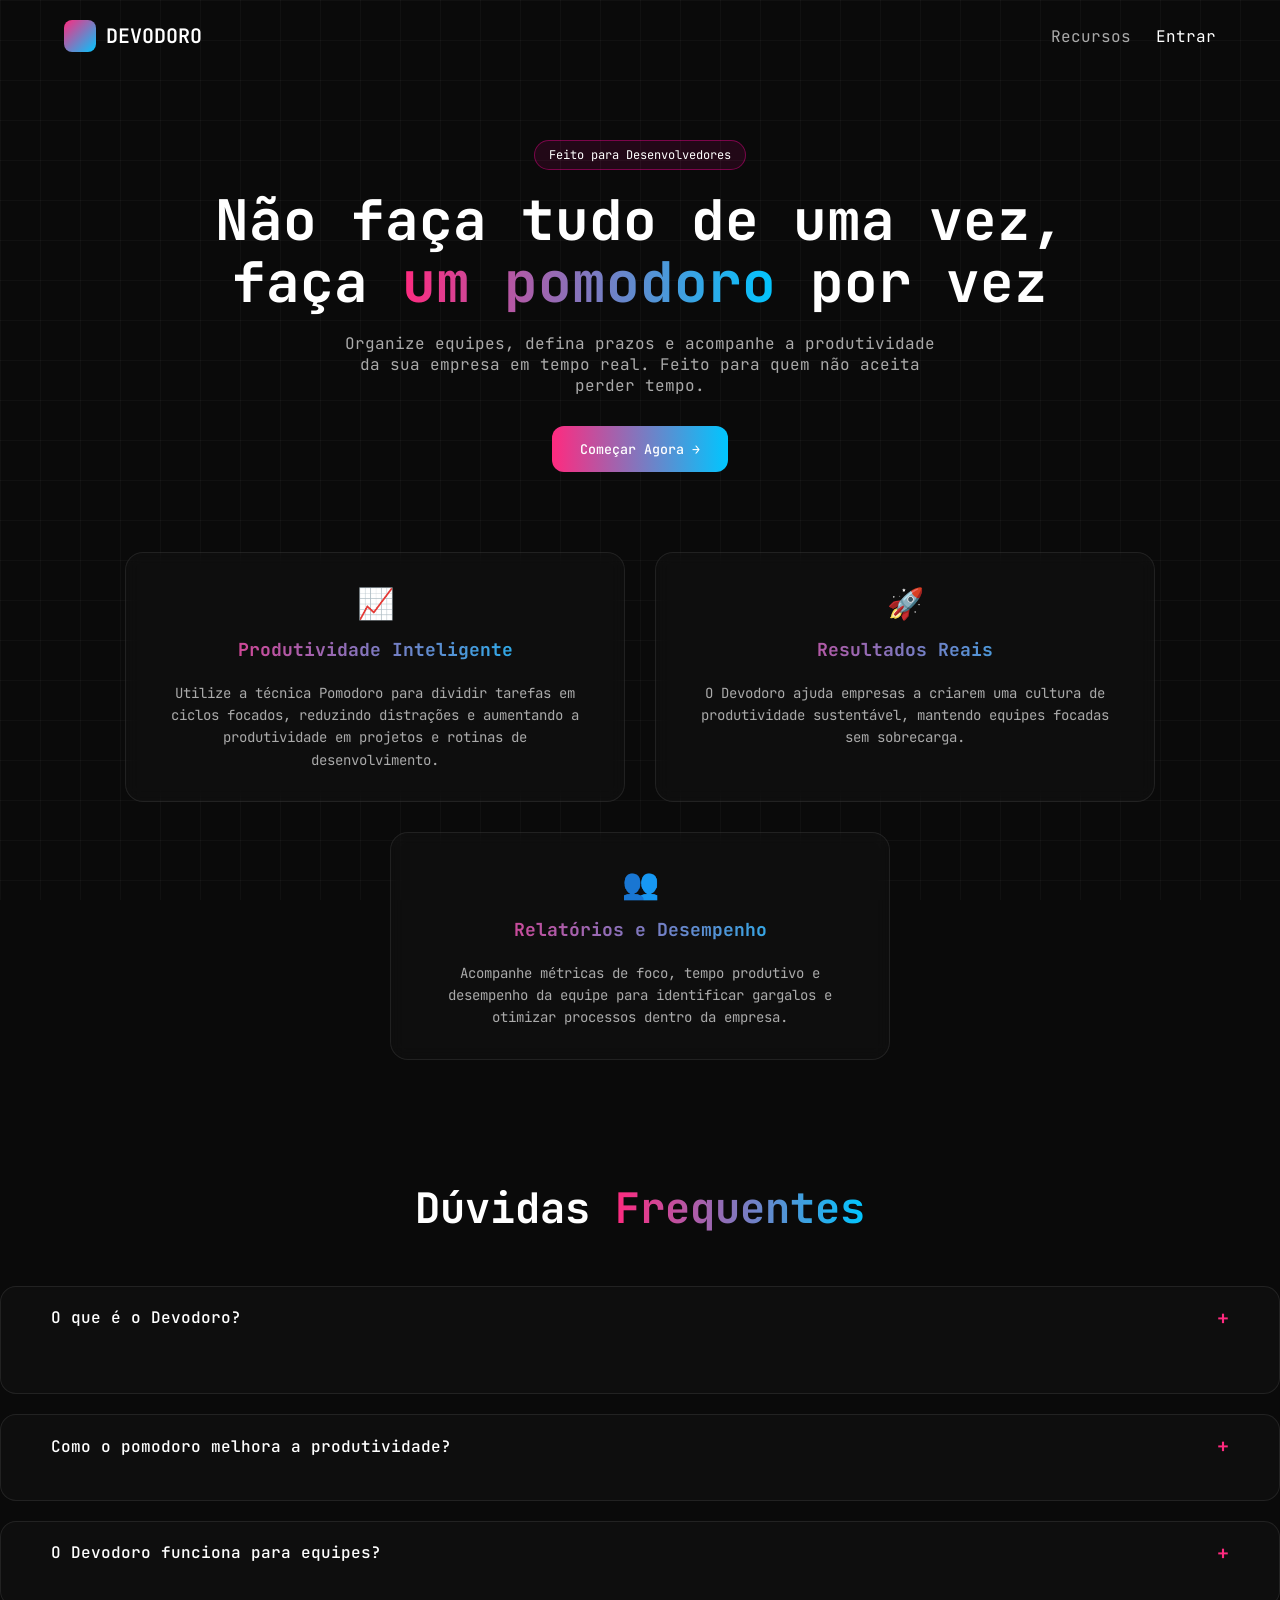
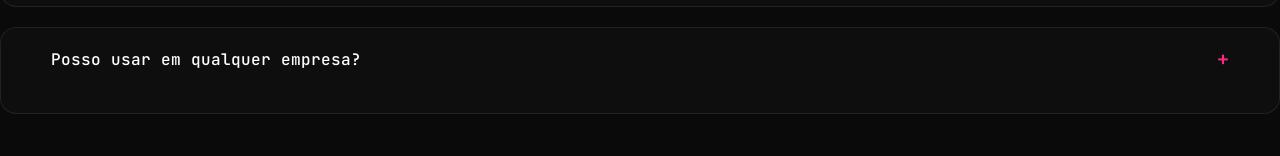
<file: index.html>
<!DOCTYPE html>
<html lang="pt-br">
<head>
    <meta charset="UTF-8">
    <meta name="viewport" content="width=device-width, initial-scale=1.0">
    
<link rel="stylesheet" href="css/index.css">

<title>Devodoro</title>

</head>

<body>

<header>
<div class="logo">
<div class="logo-icon"></div>
DEVODORO
</div>

<nav>
<span>Recursos</span>
<span><a href="html/cadastrologin.html">Entrar</a></span>
</nav>
</header>

<div class="hero">

<div class="badge">Feito para Desenvolvedores</div>

<h1>
Não faça tudo de uma vez, <br>faça
<span class="gradient">um pomodoro</span> por vez
</h1>

<p>
Organize equipes, defina prazos e acompanhe a produtividade da sua empresa em tempo real.
Feito para quem não aceita perder tempo.
</p>

<a href="html/cadastrologin.html"><button class="btn">
Começar Agora →
</button></a>

<div class="info-section">

<div class="info-card">
<div class="icon">📈</div>
<h3>Produtividade Inteligente</h3>
<p>
Utilize a técnica Pomodoro para dividir tarefas em ciclos focados, reduzindo distrações e aumentando a produtividade em projetos e rotinas de desenvolvimento.
</p>
</div>

<div class="info-card">
<div class="icon">🚀</div>
<h3>Resultados Reais</h3>
<p>O Devodoro ajuda empresas a criarem uma cultura de produtividade sustentável, mantendo equipes focadas sem sobrecarga.
</p>
</div>

<div class="info-card">
<div class="icon">👥</div>
<h3>Relatórios e Desempenho</h3>
<p>
Acompanhe métricas de foco, tempo produtivo e desempenho da equipe para identificar gargalos e otimizar processos dentro da empresa.
</p>
</div>

</div>

</div>

<section class="faq">

<h2>Dúvidas <span class="gradient">Frequentes</span></h2>

<div class="faq-container">

<div class="faq-item">
<div class="faq-question">
O que é o Devodoro?
<span>+</span>
</div>
<div class="faq-answer">
O Devodoro é uma plataforma de produtividade baseada na técnica Pomodoro,
criada para ajudar empresas e equipes de tecnologia a organizarem melhor
seu tempo de trabalho.
</div>
</div>

<div class="faq-item">
<div class="faq-question">
Como o pomodoro melhora a produtividade?
<span>+</span>
</div>
<div class="faq-answer">
Dividindo o trabalho em ciclos de foco e pausas curtas. Isso reduz distrações,
melhora a concentração e evita desgaste mental em tarefas longas.
</div>
</div>

<div class="faq-item">
<div class="faq-question">
O Devodoro funciona para equipes?
<span>+</span>
</div>
<div class="faq-answer">
Sim. O sistema permite acompanhar sessões de trabalho da equipe,
organizar tarefas e visualizar o progresso em tempo real.
</div>
</div>

<div class="faq-item">
<div class="faq-question">
Posso usar em qualquer empresa?
<span>+</span>
</div>
<div class="faq-answer">
Sim. O Devodoro foi pensado para empresas de tecnologia,
mas pode ser utilizado por qualquer equipe que queira melhorar produtividade.
</div>
</div>

</div>

</section>

<br><br>
<script src="js/index.js"></script>
</body>
</html>
</file>
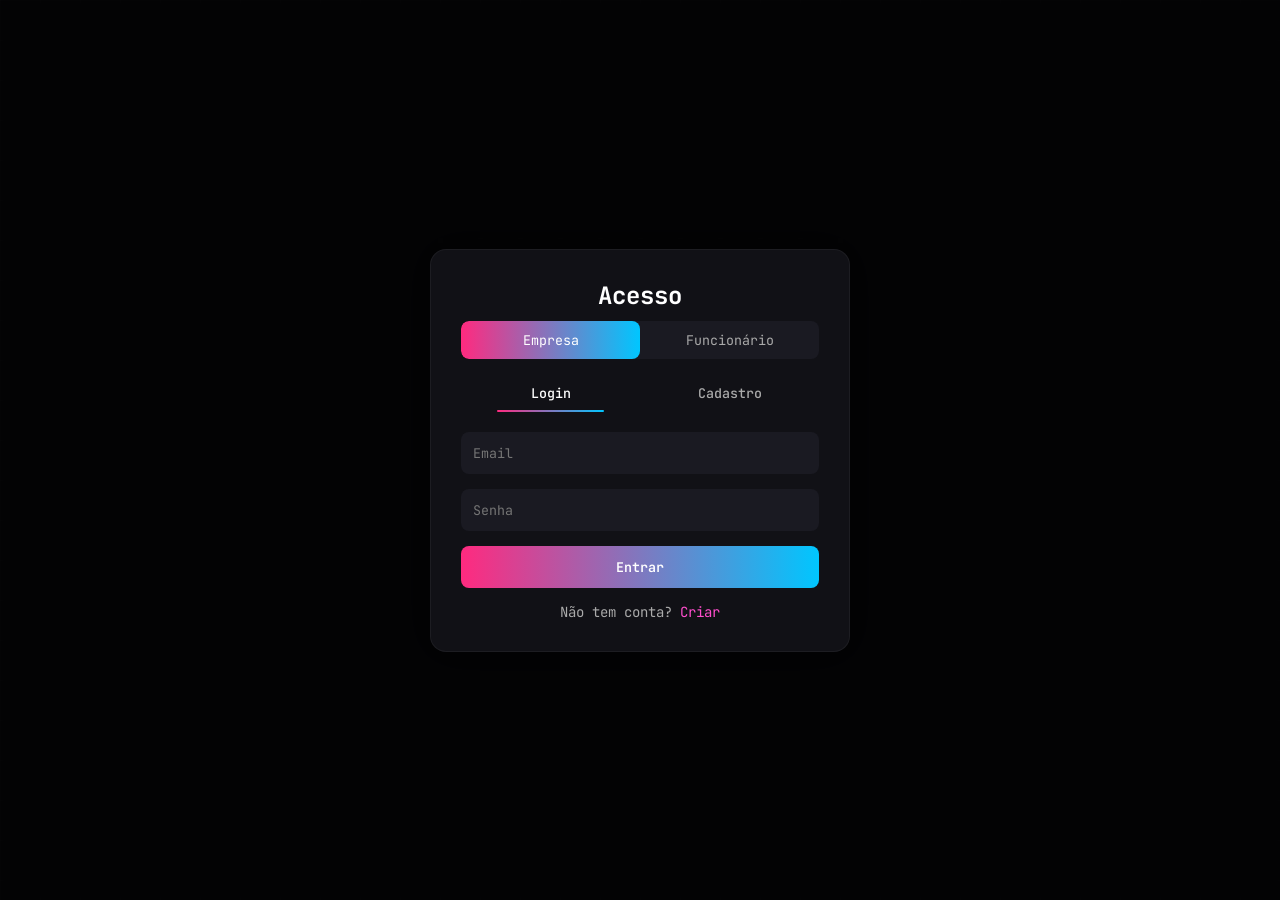
<file: html/cadastrologin.html>
<!DOCTYPE html>
<html lang="pt-br">
<head>
<meta charset="UTF-8">
<meta name="viewport" content="width=device-width, initial-scale=1.0">
<title>Devodoro - Login</title>
<link rel="stylesheet" href="../css/cadlogin.css">

</head>
<body>

<div class="overlay">
  <div class="container">

    <h2>Acesso</h2>

    <!-- ROLE SWITCH -->
    <div class="role-switch" id="roleSwitch">
      <div class="role-indicator"></div>
      <button id="empresaBtn" class="active">Empresa</button>
      <button id="funcionarioBtn">Funcionário</button>
    </div>

    <!-- TABS -->
    <div class="tabs">
      <button id="loginTab" class="active">Login</button>
      <button id="registerTab">Cadastro</button>
    </div>

    <!-- LOGIN -->
<form id="loginForm" method="POST" action="../php/login.php">
  <input type="email" name="email" placeholder="Email" required>
  <input type="password" name="senha" placeholder="Senha" required>
  <input type="hidden" name="tipo" id="loginTipo">

  <button type="submit" class="submit">Entrar</button>
  <div class="switch">Não tem conta? <span id="goRegister">Criar</span></div>
</form>

    <!-- REGISTER -->
    <form id="registerForm" method="POST" action="../php/cadastro.php" class="hidden">
      <input type="text" name="nome" placeholder="Nome" required>
      <input type="email" name="email" placeholder="Email" required>
      <input type="password" name="senha" placeholder="Senha" required>
      <input type="text" name="codigo_empresa" id="codigoEmpresa" placeholder="Código da empresa">

      <input type="hidden" name="tipo" id="registerTipo">

      <button type="submit" class="submit">Cadastrar</button>
      <div class="switch">Já tem conta? <span id="goLogin">Entrar</span></div>
    </form>

  </div>
</div>

<script>
const loginTab = document.getElementById('loginTab');
const registerTab = document.getElementById('registerTab');
const loginForm = document.getElementById('loginForm');
const registerForm = document.getElementById('registerForm');
const codigoInput = document.getElementById("codigoEmpresa");

const empresaBtn = document.getElementById('empresaBtn');
const funcionarioBtn = document.getElementById('funcionarioBtn');
const roleSwitch = document.getElementById('roleSwitch');

let role = "empresa";

loginTab.onclick = () => {
  loginForm.classList.remove('hidden');
  registerForm.classList.add('hidden');
  loginTab.classList.add('active');
  registerTab.classList.remove('active');
}

registerTab.onclick = () => {
  loginForm.classList.add('hidden');
  registerForm.classList.remove('hidden');
  registerTab.classList.add('active');
  loginTab.classList.remove('active');
}

empresaBtn.onclick = () => {
  role = "empresa";
  roleSwitch.classList.remove('funcionario');
  empresaBtn.classList.add('active');
  funcionarioBtn.classList.remove('active');

  codigoInput.style.display = "none";
}


funcionarioBtn.onclick = () => {
  role = "funcionario";
  roleSwitch.classList.add('funcionario');
  funcionarioBtn.classList.add('active');
  empresaBtn.classList.remove('active');

  codigoInput.style.display = "block";
}

document.getElementById('goRegister').onclick = () => registerTab.click();
document.getElementById('goLogin').onclick = () => loginTab.click();

loginForm.onsubmit = ()=>{
  document.getElementById("loginTipo").value = role;
}

registerForm.onsubmit = ()=>{
  document.getElementById("registerTipo").value = role;

  if (role === "funcionario" && !codigoInput.value) {
    alert("Informe o código da empresa");
    return false;
  }
}

</script>

</body>
</html>
</file>
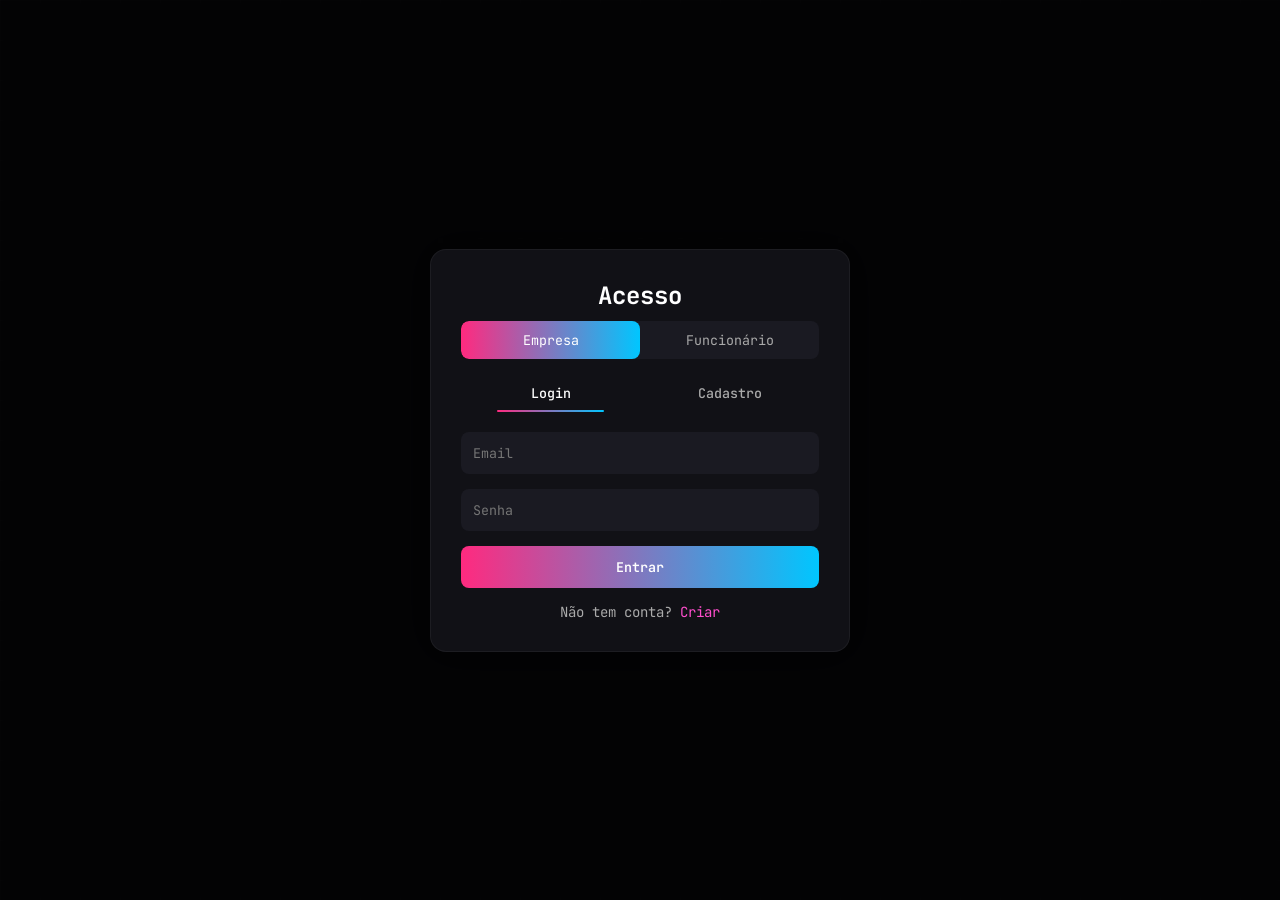
<file: html/dashboard/configuracoes.html>
<!DOCTYPE html>
<html lang="pt-br">
<head>
  <meta charset="UTF-8">
  <meta name="viewport" content="width=device-width, initial-scale=1.0">
  <meta http-equiv="Cache-Control" content="no-store">
  <meta http-equiv="Pragma" content="no-cache">
  <meta http-equiv="Expires" content="0">
  <title>Configuracoes</title>

  <script>
    if (localStorage.getItem("theme") === "dark") {
      document.documentElement.classList.add("dark");
    }
  </script>

  <link rel="stylesheet" href="../../css/dashboard.css">
  <script src="../../js/authGuard.js"></script>

</head>
<body>

  <div class="sidebar">

    <div>
      <div class="logo">DEVODORO</div>

      <div class="nav">
        <a href="dashboard.html">Dashboard</a>
        <a href="tarefas.html">Tarefas</a>
        <a href="equipe.html">Equipe</a>
        <a href="configuracoes.html" class="active">Configuracoes</a>
      </div>
    </div>

    <div class="user">
      <div class="avatar sidebarAvatar"></div>

      <div>
        <strong class="sidebarNome"></strong>
        <p>Empresa</p>
      </div>

      <form class="logout-form" method="POST" action="../../php/logout.php">
        <button class="logout-btn" type="submit">Sair</button>
      </form>
    </div>

  </div>

  <div class="main" id="app">
    <div class="header">
      <div class="title" id="conf">Configuracoes</div>
    </div>

    <!--Alterações de Brendha-->
    <div class="card">

      <h2>Aparência</h2>
      <div class="modoescuro">
        <span>Modo escuro/Claro</span> <br><br>
        <button id="escuro">Alternar</button>
        <br><br>
      </div>
    
      <div class="settings">

        <h2>Conta e Perfil</h2>

        <div class="setting-group">
          
          <div class="avatar-section">

            <img
              id="previewAvatar"
              class="avatar-preview"
              src="../../uploads/perfis/default.png"
              width="100"
              height="100"
              alt="Avatar do perfil"
              title="Avatar do perfil"
            >

            <!-- Botão -->
            <label for="avatarInput" class="upload-btn">
              Upload de imagem
            </label>

            <input 
              type="file" 
              id="avatarInput" 
              accept=".png,.jpg,.jpeg"
              hidden
            >
          
          </div>

          <div class="setting-item">

            <label for="avatarInput">Avatar</label>
            <label for="nameInput">Nome</label>

            <input
              type="text"
              id="nameInput"
              placeholder="Digite seu nome"
              title="Nome do usuário">

          </div>

          <div class="setting-item">

            <label for="emailInput">Email</label>

            <input
              type="email"
              id="emailInput"
              placeholder="Digite seu email"
              title="Endereço de email">

          </div>

        </div>

        <br>

        <button class="btn" id="saveProfile">
          Salvar
        </button>

      </div>

      <div class="card card--spaced" id="empresaCodigoCard">
        <h2>Código da Empresa</h2>

        <p>
          Este código é usado pelos funcionários para se cadastrarem na sua empresa.
        </p>

        <div class="input-row">

          <input 
            type="password"
            id="codigoEmpresa"
            readonly
            class="flex-fill"
            placeholder="Código da empresa"
            title="Código da empresa"
          >

          <button
            class="btn"
            id="mostrarCodigoBtn"
            type="button">
            Mostrar Código
          </button>

          <button
            class="btn"
            id="copiarCodigoBtn"
            type="button">
            Copiar
          </button>

        </div>
      </div>

    </div>

  </div>

  <script src="../../js/apiClient.js"></script>
  <script src="../../js/loadProfile.js"></script>
  <script src="../../js/modoescuro.js"></script>
  <script src="../../js/configuracoes.js"></script>

</body>
</html>
</file>
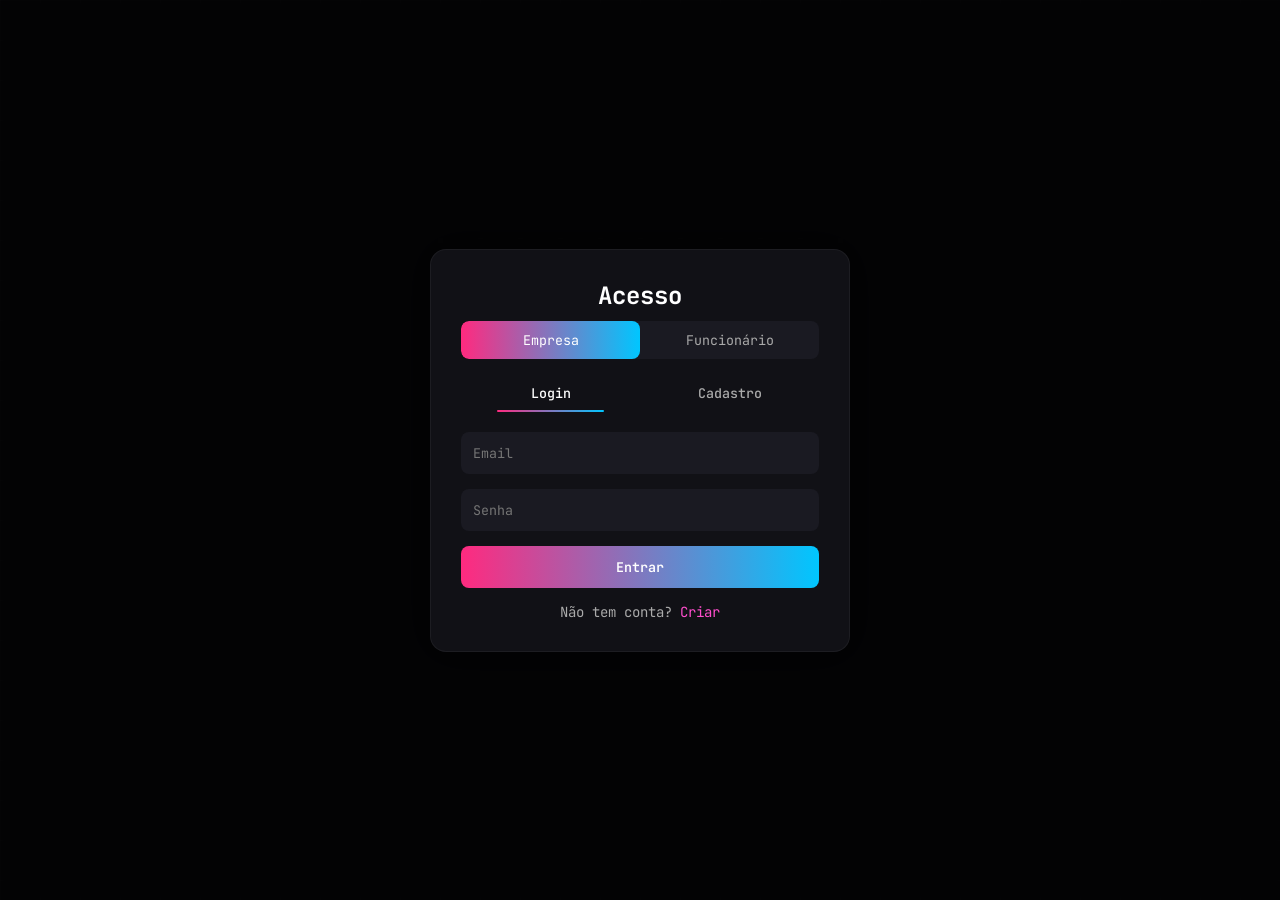
<file: html/dashboard/dashboard.html>
<!DOCTYPE html>
<html lang="pt-br">
<head>
<meta charset="UTF-8">
<meta name="viewport" content="width=device-width, initial-scale=1.0">
<meta http-equiv="Cache-Control" content="no-store">
<meta http-equiv="Pragma" content="no-cache">
<meta http-equiv="Expires" content="0">
<title>Devodoro</title>
<script>
  if (localStorage.getItem("theme") === "dark") {
    document.documentElement.classList.add("dark");
  }
</script>
<link rel="stylesheet" href="../../css/dashboard.css">
<script src="../../js/authGuard.js"></script>
</head>

<body>

<div class="sidebar">
  <div>
    <div class="logo">DEVODORO</div>

    <div class="nav">
      <a href="dashboard.html" class="active">Dashboard</a>
      <a href="tarefas.html">Tarefas</a>
      <a href="equipe.html">Equipe</a>
      <a href="configuracoes.html">Configurações</a>
    </div>
  </div>

  <div class="user">
    <div class="avatar sidebarAvatar"></div>

    <div>
      <strong class="sidebarNome"></strong>
      <p>Empresa</p>
    </div>

    <form class="logout-form" method="POST" action="../../php/logout.php">
      <button class="logout-btn" type="submit">Sair</button>
    </form>
  </div>
</div>

<div class="main" id="app">
  <div class="header">
    <div class="title">Dashboard</div>
  </div>

  <div class="cards">
    <div class="card" id="total"><p>Total</p><h2>0</h2></div>
    <div class="card" id="concluidas"><p>Concluídas</p><h2>0</h2></div>
    <div class="card" id="emprogresso"><p>Em progresso</p><h2>0</h2></div>
    <div class="card" id="atrasados"><p>Atrasadas</p><h2>0</h2></div>

    <div class="pomodoro">
      <h3 id="mode">FOCO</h3>

      <div id="timer">25:00</div>

      <div class="buttons">
        <button onclick="startTimer()">Iniciar</button>
        <button onclick="pauseTimer()">Pausar</button>
        <button onclick="resetTimer()">Resetar</button>
      </div>

      <p>Ciclos: <span id="cycles">0</span></p>
    </div>
  </div>

  <div class="task-list">
    <div class="tf">Tarefas Recentes</div>
    <div id="recentTasks"></div>
  </div>
</div>

<script src="../../js/apiClient.js"></script>
<script src="../../js/loadProfile.js"></script>
<script src="../../js/dashboard.js"></script>
</body>
</html>
</file>
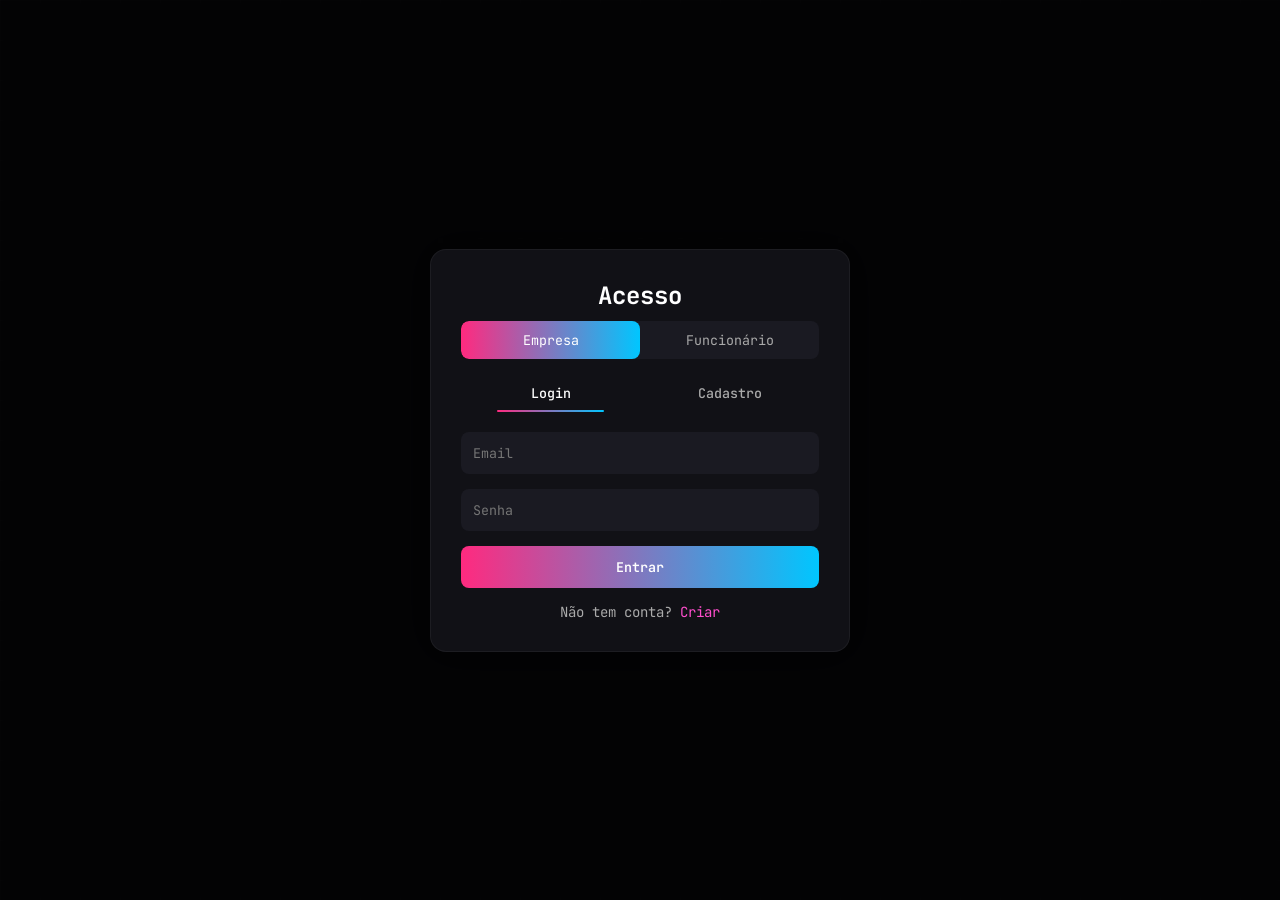
<file: html/dashboard/equipe.html>
<!DOCTYPE html>
<html lang="pt-br">
<head>
  <meta charset="UTF-8">
  <meta name="viewport" content="width=device-width, initial-scale=1.0">
  <meta http-equiv="Cache-Control" content="no-store">
  <meta http-equiv="Pragma" content="no-cache">
  <meta http-equiv="Expires" content="0">
  <title>Equipes</title>
  <script>
    if (localStorage.getItem("theme") === "dark") {
      document.documentElement.classList.add("dark");
    }
  </script>
  <script src="../../js/authGuard.js"></script>
  <link rel="stylesheet" href="../../css/dashboard.css">
</head>
<body>

<div class="sidebar">
  <div>
    <div class="logo">DEVODORO</div>

    <div class="nav">
      <a href="dashboard.html">Dashboard</a>
      <a href="tarefas.html">Tarefas</a>
      <a href="equipe.html" class="active">Equipe</a>
      <a href="configuracoes.html">Configurações</a>
    </div>
  </div>

  <div class="user">
    <div class="avatar sidebarAvatar"></div>

    <div>
      <strong class="sidebarNome"></strong>
      <p>Empresa</p>
    </div>

    <form class="logout-form" method="POST" action="../../php/logout.php">
      <button class="logout-btn" type="submit">Sair</button>
    </form>
  </div>
</div>

<div class="main" id="app">
  <div class="header">
    <div class="actions">
      <div class="title">Equipes</div>
      <button class="btn" id="createTeamButton" type="button">Criar equipe</button>
      <input class="search" placeholder="Buscar membros...">
    </div>
  </div>

  <div id="teamList"></div>
  <hr>

  <div id="teamDetails">
    <h3>Equipe selecionada</h3>
    <div id="members"></div>

    <h4>Adicionar funcionário</h4>
    <div id="availableEmployees"></div>
  </div>
</div>

<script src="../../js/apiClient.js"></script>
<script src="../../js/loadProfile.js"></script>
<script src="../../js/equipe.js"></script>
</body>
</html>
</file>
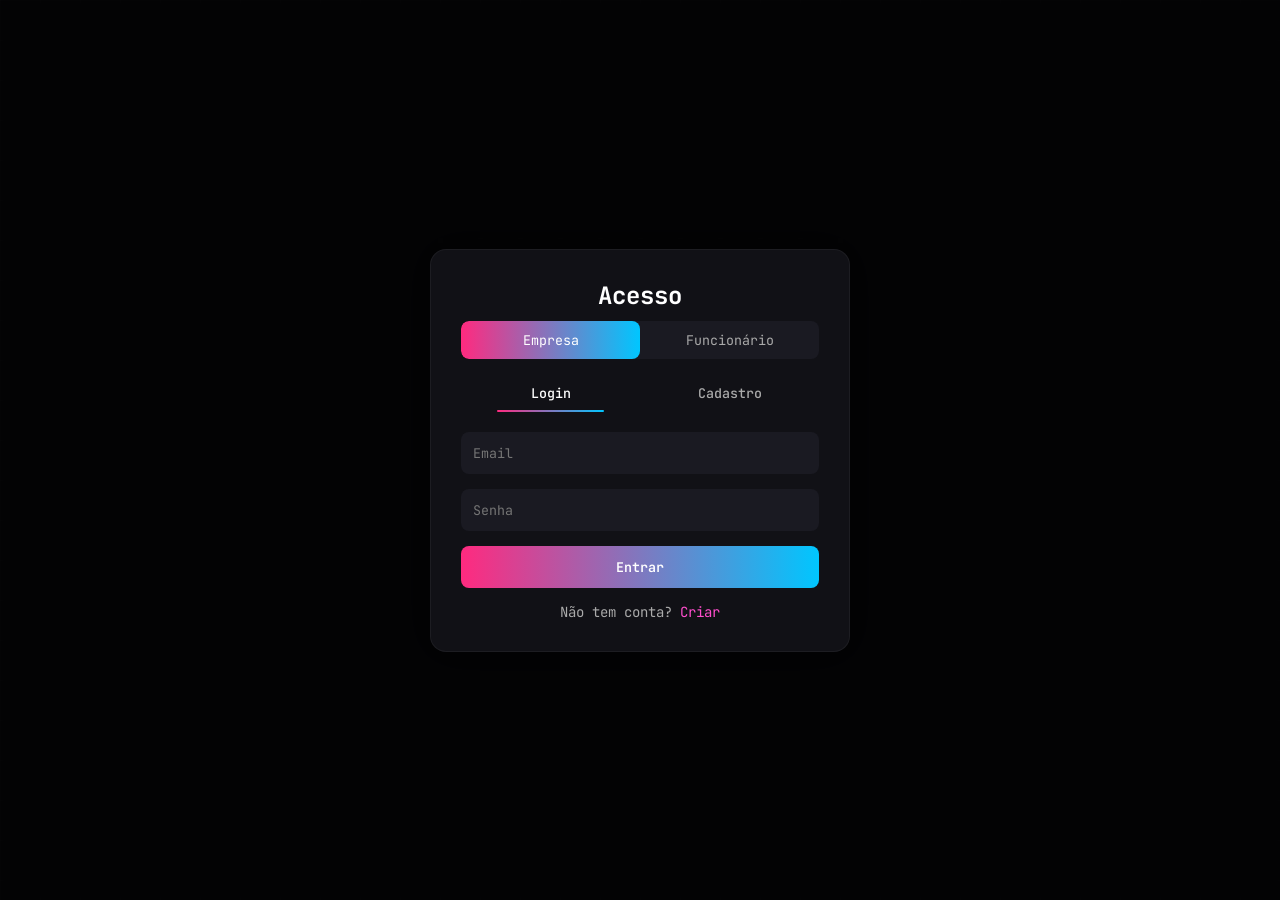
<file: html/dashboard/tarefas.html>
<!DOCTYPE html>
<html lang="pt-br">
<head>
    <meta charset="UTF-8">
    <meta name="viewport" content="width=device-width, initial-scale=1.0">
    <meta http-equiv="Cache-Control" content="no-store">
    <meta http-equiv="Pragma" content="no-cache">
    <meta http-equiv="Expires" content="0">
    <title>Tarefas</title>
    <link rel="stylesheet" href="../../css/dashboard.css">
    <script>
  if (localStorage.getItem("theme") === "dark") {
    document.documentElement.classList.add("dark");
  }

</script>
    <script src="../../js/authGuard.js"></script>
</head>
<body>
  <div class="sidebar">
  <div>
    <div class="logo">DEVODORO</div>

    <div class="nav">
      <a href="dashboard.html">Dashboard</a>
      <a href="tarefas.html" class="active">Tarefas</a>
      <a href="equipe.html">Equipe</a>
      <a href="configuracoes.html">Configurações</a>
    </div>
  </div>

    <div class="user">

      <div class="avatar sidebarAvatar"></div>

      <div>
        <strong class="sidebarNome"></strong>
        <p>Empresa</p>
      </div>

      <form class="logout-form" method="POST" action="../../php/logout.php">
        <button class="logout-btn" type="submit">Sair</button>
      </form>

    </div>

  </div>

<div class="main" id="app">
    <div class="header">
  <div class="title">Tarefas</div>

  <div class="actions">
    <input class="search" placeholder="Buscar tarefas...">
    <button class="btn" id="openTaskModal" type="button">+ Nova Tarefa</button>
  </div>
</div>

<!-- LISTA -->
<div class="task-list" id="taskList"></div>

<!-- ========================= -->
<!-- MODAL NOVA TAREFA -->
<!-- ========================= -->
<div class="modal" id="taskModal">
  <div class="modal-content">

    <div class="modal-header">
      <h2 id="taskModalTitle">Nova Tarefa</h2>
      <button class="close-btn" id="closeTaskModal" type="button">×</button>
    </div>

    <div class="modal-body">

      <label>Título</label>
      <input type="text" id="taskInput" placeholder="Digite o título">

      <label for="prioridade">Prioridade</label>
      <select id="prioridade">
        <option value="BAIXA">Baixa</option>
        <option value="MEDIA">Média</option>
        <option value="ALTA">Alta</option>
      </select>

      <label for="estado">Estado</label>
      <select id="estado">
        <option value="PENDENTE">Pendente</option>
        <option value="EM_ANDAMENTO">Em andamento</option>
        <option value="CONCLUIDA">Concluída</option>
      </select>

      <label for="prazo">Prazo de entrega</label>
      <input type="date" id="prazo">

      <label for="equipesTarefa">Equipes vinculadas</label>
      <select id="equipesTarefa" multiple></select>

      <label for="funcionariosTarefa">Funcionários vinculados</label>
      <select id="funcionariosTarefa" multiple></select>

    </div>

    <div class="modal-footer">
      <button class="btn-cancel" id="cancelTaskModal" type="button">Cancelar</button>
      <button class="btn-save" id="taskModalSave" type="button">Criar tarefa</button>
    </div>

  </div>
</div>

<script src="../../js/apiClient.js"></script>
<script src="../../js/loadProfile.js"></script>
<script src="../../js/tarefas.js"></script>
</body>
</html>
</file>
<file: css/index.css>
@charset "UTF-8";

@import url('https://fonts.googleapis.com/css2?family=JetBrains+Mono:ital,wght@0,100..800;1,100..800&display=swap');
*{
margin:0;
padding:0;
box-sizing:border-box;
 font-family: "JetBrains Mono", monospace;
}

body{
background:#0a0a0a;
color:white;
min-height:100vh;
}

/* GRID BACKGROUND */

body::before{
content:"";
position:fixed;
width:100%;
height:100%;
background-image:
linear-gradient(rgba(255,255,255,0.03) 1px, transparent 1px),
linear-gradient(90deg, rgba(255,255,255,0.03) 1px, transparent 1px);
background-size:40px 40px;
z-index:-2;
}

body::after{
content:"";
position:fixed;
width:100%;
height:100%;
}

/* HEADER */

header{
position:absolute;
top:20px;
width:90%;
left:50%;
transform:translateX(-50%);
display:flex;
justify-content:space-between;
align-items:center;
}

.logo{
display:flex;
align-items:center;
gap:10px;
font-weight:600;
font-size:20px;
}

.logo-icon{
width:32px;
height:32px;
border-radius:8px;
background:linear-gradient(135deg,#ff2a7f,#00c6ff);
}

nav{
display:flex;
gap:25px;
color:#aaa;
}

/* HERO */

.hero{
text-align:center;
max-width:2000px;
margin:auto;
padding-top:140px;
display:flex;
flex-direction:column;
align-items:center;
}
.gradient{
  background:linear-gradient(90deg,#ff2a7f,#00c6ff);
  -webkit-background-clip: text;
  background-clip: text;
  -webkit-text-fill-color: transparent;
  color: transparent;
}  

.badge{
display:inline-block;
padding:6px 14px;
border-radius:20px;
background:rgba(255,0,150,0.1);
border:1px solid rgba(255,0,150,0.4);
font-size:12px;
margin-bottom:20px;
}

.hero h1{
font-size:56px;
font-weight:700;
line-height:1.1;
}



.hero p{
margin-top:20px;
color:#aaa;
max-width:600px;
}

.btn{
margin-top:30px;
padding:14px 28px;
border-radius:12px;
border:none;
font-weight:500;
cursor:pointer;
color:white;
background:linear-gradient(90deg,#ff2a7f,#00c6ff);
}

a{
text-decoration:none;
color:white;
}

/* INFO SECTION */

.info-section{
display:flex;
justify-content:center;
gap:30px;
margin-top:80px;
flex-wrap:wrap;
}

.info-card{
  width: 500px;
  padding: 30px;
  background: rgba(255, 255, 255, 0.02);
  border: 1px solid rgba(255, 255, 255, 0.08);
  border-radius: 18px;
  -webkit-backdrop-filter: blur(8px);
  backdrop-filter: blur(8px);
  transition: 0.3s;
}

.info-card:hover{
transform:translateY(-8px);
border:1px solid rgba(255,0,150,0.4);
box-shadow:0 0 25px rgba(255,0,150,0.2);
}

.icon{
font-size:30px;
margin-bottom:15px;
}

.info-card h3{
  font-size:18px;
  margin-bottom:12px;
  line-height:1.3;
  background:linear-gradient(90deg,#ff2a7f,#00c6ff);
  -webkit-background-clip:text;
  background-clip:text;
  -webkit-text-fill-color:transparent;
  color:transparent;
}

.info-card p{
font-size:14px;
color:#aaa;
line-height:1.6;
}

/* FAQ SECTION */

.faq{
margin-top:120px;
text-align:center;
}

.faq h2{
font-size:42px;
margin-bottom:50px;
}

.faq-container{
max-width:1300px;
margin:auto;
display:flex;
flex-direction:column;
gap:20px;
}

/* ITEM */

.faq-item{
background:rgba(255,255,255,0.02);
border:1px solid rgba(255,255,255,0.08);
border-radius:16px;
overflow:hidden;
transition:0.3s;
}

.faq-item:hover{
border:1px solid rgba(255,0,150,0.4);
box-shadow:0 0 20px rgba(255,0,150,0.15);
}

/* QUESTION */

.faq-question{
padding:18px 50px;
display:flex;
justify-content:space-between;
align-items:center;
cursor:pointer;
font-weight:500;
}

.faq-question span{
font-size:20px;
color:#ff2a7f;
}

/* ANSWER */


.faq-answer{
  transform:scaleY(0);
  transform-origin:top;
  transition:0.3s ease;
  max-height:none;
  

color:#aaa;
font-size:14px;
line-height:1.6;

}
.faq-item.active .faq-answer{
transform: scale(1);
padding-bottom: 20px;
}

/* POPUP */

.login-popup{
position:fixed;
top:0;
left:0;
width:100%;
height:100%;
display:none;
align-items:center;
justify-content:center;
z-index:1000;
}

/* fundo escuro */

.popup-bg{
  position: absolute;
  width: 100%;
  height: 100%;
  background: rgba(0,0,0,0.7);
  -webkit-backdrop-filter: blur(6px);
  backdrop-filter: blur(6px);
}

/* caixa */

.login-box{
position:relative;
width:420px;
background:#111;
padding:40px;
border-radius:20px;
box-shadow:0 0 60px rgba(255,0,150,0.25);
z-index:2;
animation:popupFade 0.4s ease;
}

/* animação */

@keyframes popupFade{

from{
opacity:0;
transform:scale(0.9);
}

to{
opacity:1;
transform:scale(1);
}

}
</file>
<file: css/cadlogin.css>
@charset "UTF-8";

@import url('https://fonts.googleapis.com/css2?family=JetBrains+Mono:ital,wght@0,100..800;1,100..800&display=swap');
*{
  margin:0;
  padding:0;
  box-sizing:border-box;
  font-family: "JetBrains Mono", monospace;
}


/* GRID BACKGROUND */

body::before{
content:"";
position:fixed;
width:100%;
height:100%;
background-image:
linear-gradient(rgba(255,255,255,0.03) 1px, transparent 1px),
linear-gradient(90deg, rgba(255,255,255,0.03) 1px, transparent 1px);
background-size:40px 40px;
z-index:-2;
}

body::after{
content:"";
position:fixed;
width:100%;
height:100%;
}
body{
  background:#0b0b0f;
  color:#fff;
}

.overlay{
  position:fixed;
  top:0;
  left:0;
  width:100%;
  height:100%;
  background:rgba(0,0,0,0.7);
  -webkit-backdrop-filter:blur(6px);
  backdrop-filter:blur(6px);
  display:flex;
  justify-content:center;
  align-items:center;
  z-index:999;
  animation:fadeIn 0.4s ease;
}

@keyframes fadeIn{
  from{opacity:0}
  to{opacity:1}
}

.container{
  width:420px;
  background:#111116;
  border-radius:16px;
  padding:30px;
  box-shadow:0 0 40px rgba(0,0,0,0.6);
  border:1px solid rgba(255,255,255,0.05);
  transform:translateY(40px);
  opacity:0;
  animation:slideUp 0.5s ease forwards;
}

@keyframes slideUp{
  to{
    transform:translateY(0);
    opacity:1;
  }
}

h2{
  text-align:center;
  margin-bottom:10px;
}

/* ROLE SWITCH COM ANIMAÇÃO */
.role-switch{
  position:relative;
  display:flex;
  background:#1a1a22;
  border-radius:8px;
  margin-bottom:15px;
  overflow:hidden;
}

.role-indicator{
  position:absolute;
  top:0;
  left:0;
  width:50%;
  height:100%;
  background:linear-gradient(90deg,#ff2a7f,#00c6ff);
  border-radius:8px;
  transition:transform 0.4s cubic-bezier(.77,0,.18,1);
}

.role-switch.funcionario .role-indicator{
  transform:translateX(100%);
}

.role-switch button{
  flex:1;
  padding:10px;
  border:none;
  background:none;
  color:#aaa;
  cursor:pointer;
  z-index:2;
  transition:0.3s;
}

.role-switch button.active{
  color:#fff;
}

.tabs{
  display:flex;
  margin-bottom:20px;
}

.tabs button{
  flex:1;
  padding:10px;
  background:none;
  border:none;
  color:#aaa;
  cursor:pointer;
  font-weight:500;
  position:relative;
}

.tabs button.active{
  color:#fff;
}

.tabs button.active::after{
  content:"";
  position:absolute;
  bottom:0;
  left:20%;
  width:60%;
  height:2px;
 background:linear-gradient(90deg,#ff2a7f,#00c6ff);
  border-radius:2px;
}

form{
  display:flex;
  flex-direction:column;
  gap:15px;
  animation:fadeForm 0.3s ease;
}

@keyframes fadeForm{
  from{opacity:0; transform:translateX(10px)}
  to{opacity:1; transform:translateX(0)}
}

input{
  padding:12px;
  border-radius:8px;
  border:none;
  background:#1a1a22;
  color:#fff;
}

button.submit{
  padding:12px;
  border:none;
  border-radius:8px;
background:linear-gradient(90deg,#ff2a7f,#00c6ff);
  color:#fff;
  font-weight:600;
  cursor:pointer;
  transition:0.3s;
}

button.submit:hover{
  transform:scale(1.03);
  box-shadow:0 0 15px rgba(255,78,205,0.4);
}

.switch{
  text-align:center;
  font-size:14px;
  color:#aaa;
}

.switch span{
  color:#ff4ecd;
  cursor:pointer;
}

.hidden{
  display:none;
}
</file>
<file: css/dashboard.css>
@charset "UTF-8";

@import url('https://fonts.googleapis.com/css2?family=JetBrains+Mono:ital,wght@0,100..800;1,100..800&display=swap');
* {
  margin: 0;
  padding: 0;
  box-sizing: border-box;
  font-family: "JetBrains Mono", monospace;
}

body {
  display: flex;
  min-height:100vh;
  background: var(--bg);
  color: var(--text);
}


/* SIDEBAR */
.sidebar {
  width: 240px;
  min-height: 100vh;
  background: var(--sidebar);
  display: flex;
  flex-direction: column;
  justify-content: space-between;
  padding: 20px;
  border-right: 1px solid var(--border);
}

.logo {
  font-size: 18px;
  font-weight: 600;
  color: #ff2d75;
  margin-bottom: 30px;
}


.nav a {
  display: flex;
  padding: 8px;
  border-radius: 10px;
  margin-bottom: 10px;
  color: var(--text-secondary);
  cursor: pointer;
  transition: .5s ease-in;
  text-decoration: none;
}

.nav a.active{
  background: var(--sidebtn-bg);
  box-shadow:0 0 5dvb rgba(255, 3, 100, 0.548);
  color: rgb(255, 0, 119);
}
.nav a:hover{
  font-weight: 600;
  transform: translateX(3px);
}

.nav a:hover:not(.active){
  background: var(--side-bg);
}

/* USER */
.user {
  display: flex;
  align-items: center;
  gap: 10px;
  flex-wrap: wrap;
}

.avatar {
  width: 35px;
  height: 35px;
  background: #7b2cff;
  border-radius: 50%;
  display: flex;
  align-items: center;
  justify-content: center;
}

.avatar-preview {
  border-radius: 50%;
  object-fit: cover;
  display: block;
  margin-bottom: 10px;
}

.input-row {
  display: flex;
  gap: 10px;
  align-items: center;
}

.flex-fill {
  flex: 1;
}

/* MAIN */
.main {
  flex: 1;
  padding: 30px;
}

/* HEADER */
.header {
  display: flex;
  justify-content: space-between;
  margin-bottom: 25px;
}

.title {
  font-size:  22px;
  font-weight: 600;
}

.actions {
  display: flex;
  gap: 10px;
}
.actions input[type="text"]{
  width: 200px;
}
.search {
  background: var(--input);
  border: none;
  padding: 10px;
  border-radius: 10px;
  color: var(--text);
}

.btn {
  background: linear-gradient(90deg, #ff0066, #00c6ff);
  border: none;
  padding: 10px 15px;
  border-radius: 10px;
  color: white;
  cursor: pointer;
}

/* CARDS */
.cards {
  display: grid;
  grid-template-columns: repeat(4, 1fr);
  gap: 20px;
}

.card {
  background: var(--card);
  padding: 20px;
  border-radius: 15px;
  font-size: 12px;
  position: relative;
  box-shadow: var(--card2);
}

.card--spaced {
  margin-top: 20px;
}

.company-code-row {
  display: flex;
  gap: 10px;
  align-items: center;
  flex-wrap: wrap;
}

.company-code-input {
  flex: 1;
  min-width: 220px;
}

.card h2 {
  font-size: 20px;
  margin-top: 10px;
}

/* TASK LIST */
.task-list {
  margin-top: 30px;
  background: var(--bg);
}

.task {
  background: var(--card);
  padding: 15px;
  border-radius: 12px;
  margin-bottom: 10px;
  display: flex;
  justify-content: space-between;
  gap: 16px;
  align-items: flex-start;
}

.task-content {
  display: flex;
  flex-direction: column;
  gap: 6px;
}

.task-content p {
  color: var(--text-secondary);
  font-size: 13px;
}

.task-actions {
  display: flex;
  align-items: center;
  gap: 8px;
  flex-wrap: wrap;
  justify-content: flex-end;
}

.badge {
  padding: 4px 10px;
  border-radius: 20px;
  font-size: 12px;
}

.Alta { background: #ff0066; }
.Média { background: #7b2cff; }
.Concluída { background: #00c853; }

#taskInput{
  width: 300px;
  padding: 10px;
  border-radius: 10px;
  border: 1px solid var(--border);
  background: var(--input);
  color: var(--text);
}
select#estado,select#prioridade{
  background: linear-gradient(90deg, #ff0066, #00c6ff);
  color: white;
  padding: 7px;
  margin-left: 13px;
  border-radius: 10px;
  text-align: center;
  border: none;
}
option{
  background: var(--bg);
  color: var(--text);
}
.btn-x{
  background: transparent;
  color: white;
  border: none;
  font-weight: 600;
  font-size: 1em;
  margin-left: 15px;
}
.btn-link {
  background: transparent;
  border: 1px solid var(--border);
  border-radius: 8px;
  color: var(--text);
  cursor: pointer;
  padding: 5px 8px;
}
#total{
  box-shadow:0 0 5dvb rgba(194, 3, 114, 0.548);
  border: solid 1px var(--border)
}
#concluidas{
  box-shadow:0 0 5dvb rgba(3, 181, 194, 0.548);
  border: solid 1px var(--border)
}
#emprogresso{
  box-shadow:0 0 5dvb rgba(172, 3, 194, 0.548);
  border: solid 1px var(--border)
}
#atrasados{
  border: solid 1px var(--border)
}
.tf{
  font-size: 20px;
}

/*mudança de cor*/
:root {
  --bg: #f5f5f5;
  --sidebar: #ffffff;
  --card: #ffffff;
  --text: #000000;
  --text-secondary: #555;
  --border: #cecece;
  --input: #eeeeee;
  --side-bg: #ffeef131;
  --sidebtn-bg: rgba(252, 196, 214, 0.212);
  --conf: #b4b4b4;
  --card2: 0 0 30px rgba(255, 0, 102, 0.192);
  
}
.dark {
  --bg: #050505;
  --sidebar: #0b0b0b;
  --card: #0d0d0d;
  --text: #ffffff;
  --text-secondary: #aaa;
  --border: #353535;
  --input: #0f0f0f;
  --side-bg: #4747473a;
  --sidebtn-bg: rgba(133, 8, 50, 0.212);
  --conf: #303030;
  --card2: 0 0 30px rgba(255, 0, 102, 0.315);
}
#escuro{
  padding: 3px;
   background: var(--bg);
  border: solid 1px var(--border); 
  padding: 10px 15px;
  border-radius: 10px;
  color: var(--text);
  cursor: pointer;
}
.setting-item {
  display: flex;
  flex-direction: column;
  margin-top: 15px;
}

.setting-group{
  display: flex;
  flex-direction: column;
  gap: 15px;
}

.setting-item input {
  margin-top: 5px;
  padding: 10px;
  border-radius: 10px;
  border: 1px solid var(--border);
  background: var(--input);
  color: var(--text);
}

.setting-item img.avatar-preview {
  width: 100px;
  height: 100px;
  object-fit: cover;
}

#conf{
  color: var(--conf);
}
.pomodoro {
  background: var(--card);
  padding: 20px;
  border-radius: 15px;
  box-shadow: 0 0 30px rgba(255, 0, 100, 0.1);
  text-align: center;
  box-shadow: var(--card2);

  /* faz ocupar mais espaço */
  grid-column: span 2;
}

#timer {
  font-size: 42px;
  margin: 15px 0;
}

#mode {
  color: #ff2d75;
  font-weight: 600;
}

.buttons button {
  margin: 5px;
  padding: 8px 12px;
  border: none;
  border-radius: 15px;
  background: linear-gradient(90deg, #ff0066, #00c6ff);
  color: white;
  cursor: pointer;
}



.modal {
  position: fixed;
  top: 0;
  left: 0;

  width: 100%;
  height: 100%;

  background: rgba(0, 0, 0, 0.5);

  display: none;
  justify-content: center;
  align-items: center;

  z-index: 999;
}

.modal.active {
  display: flex;
}

.modal-content {
  width: 420px;
  background: #fff;
  border-radius: 18px;
  padding: 25px;
  animation: popup .2s ease;
}

.dark .modal-content {
  background: #000000;
  color: white;
  border:  0 0 30px rgba(255, 0, 102, 0.315);;

}

@keyframes popup {
  from {
    transform: scale(.8);
    opacity: 0;
  }

  to {
    transform: scale(1);
    opacity: 1;
  }
}

.modal-header {
  display: flex;
  justify-content: space-between;
  align-items: center;

  margin-bottom: 20px;
}

.close-btn {
  border: none;
  background: transparent;
  font-size: 24px;
  cursor: pointer;
  color: inherit;
}

.modal-body {
  display: flex;
  flex-direction: column;
  gap: 12px;
}

.modal-body input,
.modal-body select {
  padding: 12px;
  border-radius: 10px;
  border: 1px solid #ccc;
  outline: none;
}

.modal-body select[multiple] {
  min-height: 96px;
}

.dark .modal-body input,
.dark .modal-body select {
  background: #2b2b2b;
  border: 1px solid #444;
  color: white;
}

.modal-footer {
  display: flex;
  justify-content: flex-end;
  gap: 10px;

  margin-top: 25px;
}

.btn-cancel,
.btn-save {
  padding: 10px 18px;
  border: none;
  border-radius: 10px;
  cursor: pointer;
  font-weight: 600;
}

.btn-cancel {
  background: #ddd;
}

.btn-save {
  background: #6c63ff;
  color: white;
}
label.upload-btn{
  display: inline-block;
  padding: 10px 20px;
  background: #6c63ff;
  color: white;
  border-radius: 8px;
  cursor: pointer;
  font-family: Arial, sans-serif;
  transition: 0.3s;
}

label.upload-btn:hover{
  background: #574bdb;
}

.logout-form {
  width: 100%;
  margin-top: 12px;
}

.logout-btn {
  width: 100%;
  padding: 9px 12px;
  border: 1px solid var(--border);
  border-radius: 10px;
  background: transparent;
  color: var(--text-secondary);
  cursor: pointer;
  text-align: left;
}

.logout-btn:hover {
  background: var(--side-bg);
  color: var(--text);
}

.hidden-input {
  display: none;
}
</file>
